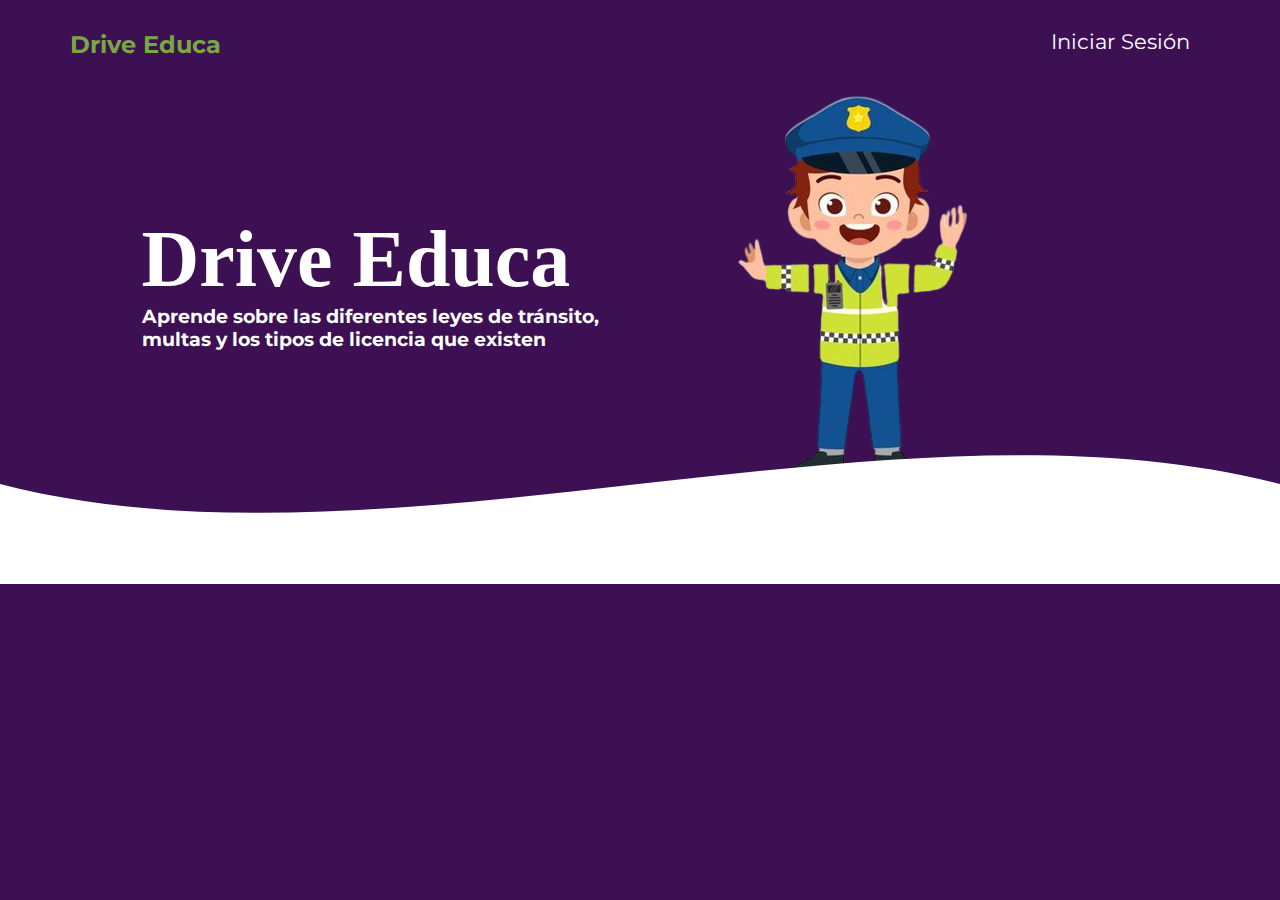
<file: index.html>
<!DOCTYPE html>
<html lang="en">
  <head>
    <meta charset="UTF-8" />
    <meta name="viewport" content="width=device-width, initial-scale=1.0" />
    <title>Drive Educa</title>
    <link rel="stylesheet" href="css/styles.css" />
    <link
      rel="stylesheet"
      href="https://use.fontawesome.com/releases/v5.12.1/css/all.css"
      integrity="sha384-v8BU367qNbs/aIZIxuivaU55N5GPF89WBerHoGA4QTcbUjYiLQtKdrfXnqAcXyTv"
      crossorigin="anonymous"
    />
  </head>
  <body>
    <header role="banner">
      <div class="main">
        <nav class="navbar">
          <div class="brand">
            <h2>Drive Educa</h2>
          </div>
          <div class="menu">
            <ul id="menu">
              
              <li><a href="indexlogin.html">Iniciar Sesión</a></li>
            </ul>
          </div>
          <div class="toggle-menu" id="toggle-icon">
            <i class="fa fa-bars"></i>
          </div>
        </nav>

        <div class="container-info">
          <div class="main-info">
            <h1>Drive Educa</h1>
            <h3>Aprende sobre las diferentes leyes de tránsito,</h3>
            <h3>multas y los tipos de licencia que existen</h3>

          </div>
          <div class="img-content">
            <img src="img/asdfas.png" alt="" />
          </div>

          <div class="social-content">
            <ul>
              <li><i class="fab fa-facebook-f"></i></li>
              <li><i class="fab fa-instagram"></i></li>
              <li><i class="fab fa-twitter"></i></li>
            </ul>
          </div>
        </div>
      </div>

      <div class="wave" style="height: 150px; overflow: hidden;">
        <svg
          viewBox="0 0 500 150"
          preserveAspectRatio="none"
          style="height: 100%; width: 100%;"
        >
          <path
            d="M0.00,49.98 C149.99,150.00 349.20,-49.98 500.00,49.98 L500.00,150.00 L0.00,150.00 Z"
            style="stroke: none; fill: #fff;"
          ></path>
        </svg>
      </div>
    </header>

    <section class="how-to-chose">
      <article>
        <div class="product--info"></div>
      </article>
      <article>
        <div class="product-info-img"></div>
      </article>
    </section>

    <script src="js/scripts.js"></script>
  </body>
</html>
</file>
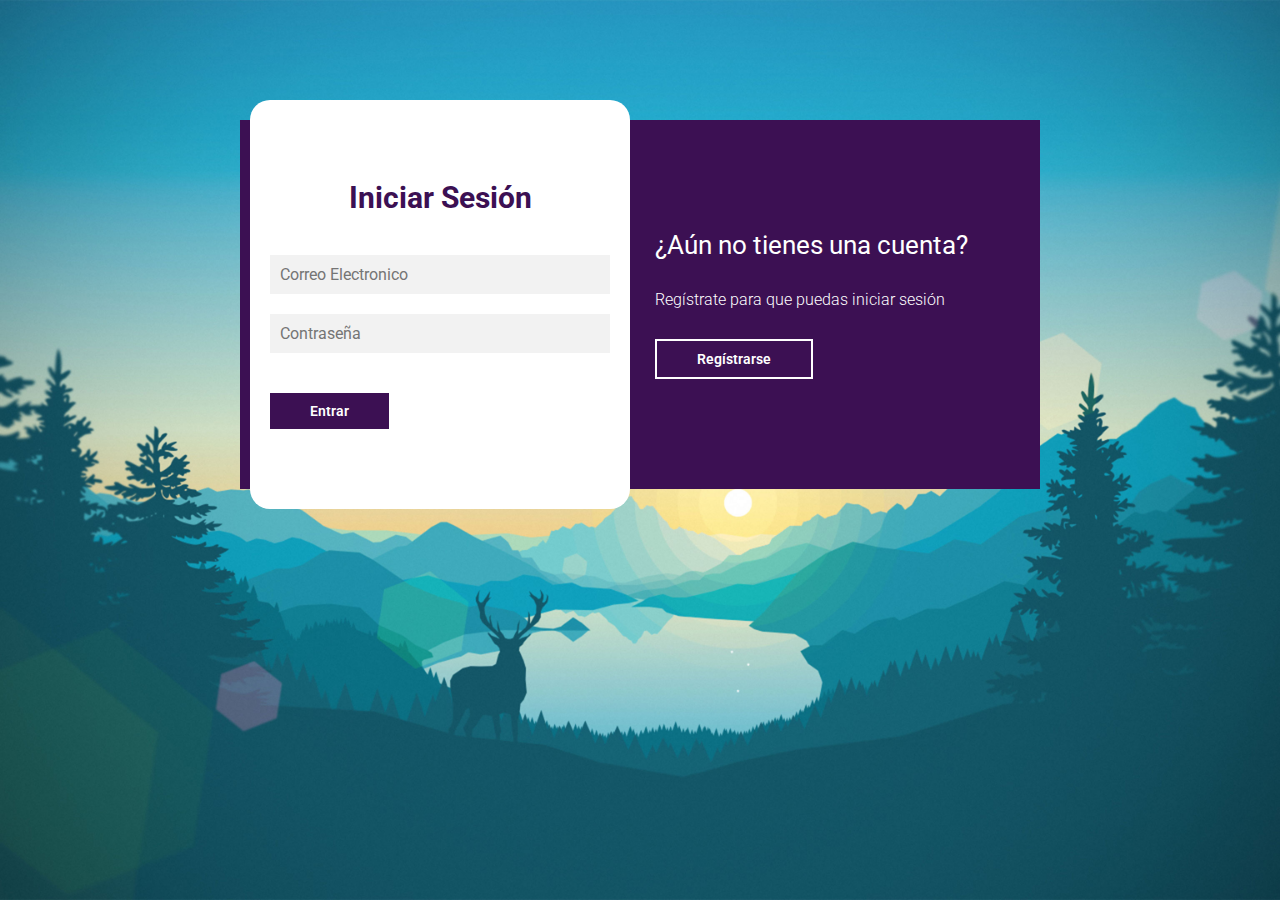
<file: indexlogin.html>
<!DOCTYPE html>
<html lang="en">
<head>
    <meta charset="UTF-8">
    <meta name="viewport" content="width=device-width, initial-scale=1.0">
    <title>Drive Educa</title>
    
    <link href="https://fonts.googleapis.com/css2?family=Roboto:ital,wght@0,100;0,300;0,400;0,500;0,700;0,900;1,100;1,300;1,400;1,500;1,700;1,900&display=swap" rel="stylesheet">


    <link rel="stylesheet" href="assets/css/estilos.css">
</head>
<body>
        <main>

            <div class="contenedor__todo">
                <div class="caja__trasera">
                    <div class="caja__trasera-login">
                        <h3>¿Ya tienes una cuenta?</h3>
                        <p>Inicia sesión para entrar en la página</p>
                        <button id="btn__iniciar-sesion">Iniciar Sesión</button>
                    </div>
                    <div class="caja__trasera-register">
                        <h3>¿Aún no tienes una cuenta?</h3>
                        <p>Regístrate para que puedas iniciar sesión</p>
                        <button id="btn__registrarse">Regístrarse</button>
                    </div>
                </div>

                <!--Formulario de Login y registro-->
                <div class="contenedor__login-register">
                    <!--Login-->
                    <form action="" class="formulario__login">
                        <h2>Iniciar Sesión</h2>
                        <input type="text" placeholder="Correo Electronico">
                        <input type="password" placeholder="Contraseña">
                        <button>Entrar</button>
                    </form>

                    <!--Register-->
                    <form action="" class="formulario__register">
                        <h2>Regístrarse</h2>
                        <input type="text" placeholder="Nombre completo">
                        <input type="text" placeholder="Correo Electronico">
                        <input type="text" placeholder="Usuario">
                        <input type="password" placeholder="Contraseña">
                        <button>Regístrarse</button>
                    </form>
                </div>
            </div>

        </main>

        <script src="assets/js/script.js"></script>
</body>
</html>
</file>
<file: css/styles.css>
@import url("https://fonts.googleapis.com/css?family=Montserrat:300,400,700|Permanent+Marker&display=swap");

* {
  margin: 0;
  padding: 0;
  box-sizing: border-box;
}

body {
  font-family: "Montserrat", sans-serif;
  background-color: #3c1053;
}

header {
  width: 100%;
}

.header .main {
  width: 90%;
  margin: 0 auto;
}

.navbar {
  margin-top: 30px;
}

.navbar .brand {
  display: flex;
  margin: 20px 70px;
  color: #78a841;
}

.navbar .brand .fa-wine-bottle {
  font-size: 1.6em;
}

.navbar .brand h3 {
  font-size: 1.3em;
  margin: 5px 5px;
}

.menu ul {
  display: flex;
  justify-content: flex-end;
  margin: -50px 20px;
}

.menu ul li {
  list-style: none;
  margin-right: 70px;
}

.menu ul li a {
  color: #fff;
  text-decoration: none;
  font-size: 1.3em;
}

.menu ul li a:hover {
  color: #ffb12b;
}

.navbar .toggle-menu {
  display: flex;
  justify-content: flex-end;
  margin-top: 25px;
}

.navbar .toggle-menu i {
  font-size: 1.8em;
  cursor: pointer;
  color: #fff;
  display: none;
}

.container-info {
  display: flex;
  justify-content: center;
  align-items: center;
  color: #fff;
}

.container-info h1 {
  font-size: 5em;
  font-family: "Permanent Marker", cursive;
  animation: left-move 1s ease-in;
}

.container-info h2 {
  font-size: 2em;
  animation: right-move 1s ease-in;
}

.container-info .btn {
  font-size: 1.5em;
  width: 200px;
  padding: 5px;
  border-radius: 50px;
  background-color: #dba1d0;
  border: none;
  color: rgb(0, 0, 0);
  animation: right-move 1s ease-in;
}

.container-info .img-content img {
  max-width: 100%;
  animation: up-move 1s ease-in;
}

.container-info .img-content img:hover {
  filter: grayscale(60%);
}

.container-info .social-content li {
  list-style: none;
  margin: 20px;
  animation: left-move 1s ease-in;
}

.container-info .social-content i {
  font-size: 1.3em;
  color: #fefefe;
}

.container-info .social-content i:hover {
  transform: scale(1.5);
}

header .wave {
  margin-top: -100px;
}

.our-products {
  background-color: #fff;
  height: 100vh;
}

@media (max-width: 570px) {
  .navbar .brand i {
    margin-left: -30px;
  }

  .navbar .toggle-menu i {
    display: block;
    margin: -60px 30px;
  }

  .navbar .menu ul {
    flex-direction: column;
    align-items: center;
    justify-content: flex-start;
    width: 100%;
    height: 100%;
    z-index: 1;
    background-color: #3c1053;
    position: fixed;
    margin-top: 30px;
    transform: translateX(-120%);
    transition: 1s ease-in;
  }

  .navbar .menu .menu-on {
    transform: translateX(-4%);
  }

  .navbar .menu ul li {
    margin: 30px;
    text-transform: uppercase;
  }

  .container-info .social-content i {
    display: none;
  }

  .container-info {
    flex-wrap: wrap-reverse;
    margin: -50px 50px;
  }

  .container-info h1 {
    font-size: 3em;
    margin-top: -60px;
  }
  .container-info h2 {
    font-size: 1.5em;
    margin-bottom: 20px;
  }

  .container-info .img-content img {
    margin-top: 60px;
  }

  header .wave {
    margin-top: 100px;
  }
}

@keyframes left-move {
  0% {
    opacity: 0;
    transform: translateX(-100px);
  }
  100% {
    opacity: 1;
    transform: translateX(0px);
  }
}

@keyframes right-move {
  0% {
    opacity: 0;
    transform: translateX(100px);
  }
  100% {
    opacity: 1;
    transform: translateX(0px);
  }
}

@keyframes up-move {
  0% {
    opacity: 0;
    transform: translateY(100px);
  }
  100% {
    opacity: 1;
    transform: translateY(0px);
  }
}

.products-section {
  background-color: #fff;
}
.products-section .wrapper {
  grid-column-start: 2;
  grid-row-start: 2;
  display: grid;
  grid-template-rows: 1fr 1fr 1fr;
  grid-template-columns: repeat(auto-fill, minmax(300px, 1fr));
  grid-gap: 60px;
  width: 80%;
  margin: 0 auto;
}

.product-card {
  grid-column-start: span 1;
  display: grid;
  grid-template-rows: 240px auto auto;
  grid-gap: 16px;
}

.product-card img {
  width: 100%;
  height: 100%;
  object-fit: cover;
  border-radius: 3px;
}

.product-card-footer {
  display: grid;
  grid-template-columns: repeat(2, 1fr);
}

.product-category {
  color: #333;
  font-size: 12px;
  font-weight: bold;
}
.product-name {
  color: #333;
  font-size: 18px;
  font-weight: 600;
  margin: 8px 0;
}

.product-description {
  color: #333;
  font-size: 14px;
  font-weight: normal;
  margin: 0;
  line-height: 1.3rem;
}

.product-rating {
  color: #0ab4b5;
  font-weight: bold;
}
.product-review {
  font-size: 13px;
  color: #555;
  margin-top: 4px;
}

.button-wrapper {
  display: flex;
  justify-content: flex-end;
}

.button-wrapper button {
  background-color: #3d1853;
  color: #fff;
  border: 0;
  border-radius: 2px;
  font-size: 14px;
  text-transform: uppercase;
  font-weight: 600;
  font-family: "Fira Sans";
  max-width: 160px;
  width: 100%;
}
</file>
<file: assets/css/estilos.css>
*{
    margin: 0;
    padding: 0;
    box-sizing: border-box;
    text-decoration: none;
    font-family: 'Roboto', sans-serif;
}

body{
    background-image: url(../images/bg3.jpg);
    background-size: cover;
    background-repeat: no-repeat;
    background-position: center;
    background-attachment: fixed;
}

main{
    width: 100%;
    padding: 20px;
    margin: auto;
    margin-top: 100px;
}

.contenedor__todo{
    width: 100%;
    max-width: 800px;
    margin: auto;
    position: relative;
}

.caja__trasera{
    width: 100%;
    padding: 10px 20px;
    display: flex;
    justify-content: center;
    -webkit-backdrop-filter: blur(10px);
    backdrop-filter: blur(10px);
    background-color: #3c1053;

}

.caja__trasera div{
    margin: 100px 40px;
    color: white;
    transition: all 500ms;
}


.caja__trasera div p,
.caja__trasera button{
    margin-top: 30px;
}

.caja__trasera div h3{
    font-weight: 400;
    font-size: 26px;
}

.caja__trasera div p{
    font-size: 16px;
    font-weight: 300;
}

.caja__trasera button{
    padding: 10px 40px;
    border: 2px solid #fff;
    font-size: 14px;
    background: transparent;
    font-weight: 600;
    cursor: pointer;
    color: white;
    outline: none;
    transition: all 300ms;
}

.caja__trasera button:hover{
    background: #fff;
    color: #3c1053;
}

/*Formularios*/

.contenedor__login-register{
    display: flex;
    align-items: center;
    width: 100%;
    max-width: 380px;
    position: relative;
    top: -185px;
    left: 10px;

    /*La transicion va despues del codigo JS*/
    transition: left 500ms cubic-bezier(0.175, 0.885, 0.320, 1.275);
}

.contenedor__login-register form{
    width: 100%;
    padding: 80px 20px;
    background: white;
    position: absolute;
    border-radius: 20px;
}

.contenedor__login-register form h2{
    font-size: 30px;
    text-align: center;
    margin-bottom: 20px;
    color: #3c1053;
}

.contenedor__login-register form input{
    width: 100%;
    margin-top: 20px;
    padding: 10px;
    border: none;
    background: #F2F2F2;
    font-size: 16px;
    outline: none;
}

.contenedor__login-register form button{
    padding: 10px 40px;
    margin-top: 40px;
    border: none;
    font-size: 14px;
    background: #3c1053;
    font-weight: 600;
    cursor: pointer;
    color: white;
    outline: none;
}




.formulario__login{
    opacity: 1;
    display: block;
}
.formulario__register{
    display: none;
}



@media screen and (max-width: 850px){

    main{
        margin-top: 50px;
    }

    .caja__trasera{
        max-width: 350px;
        height: 300px;
        flex-direction: column;
        margin: auto;
    }

    .caja__trasera div{
        margin: 0px;
        position: absolute;
    }


    /*Formularios*/

    .contenedor__login-register{
        top: -10px;
        left: -5px;
        margin: auto;
    }

    .contenedor__login-register form{
        position: relative;
    }
}
</file>
